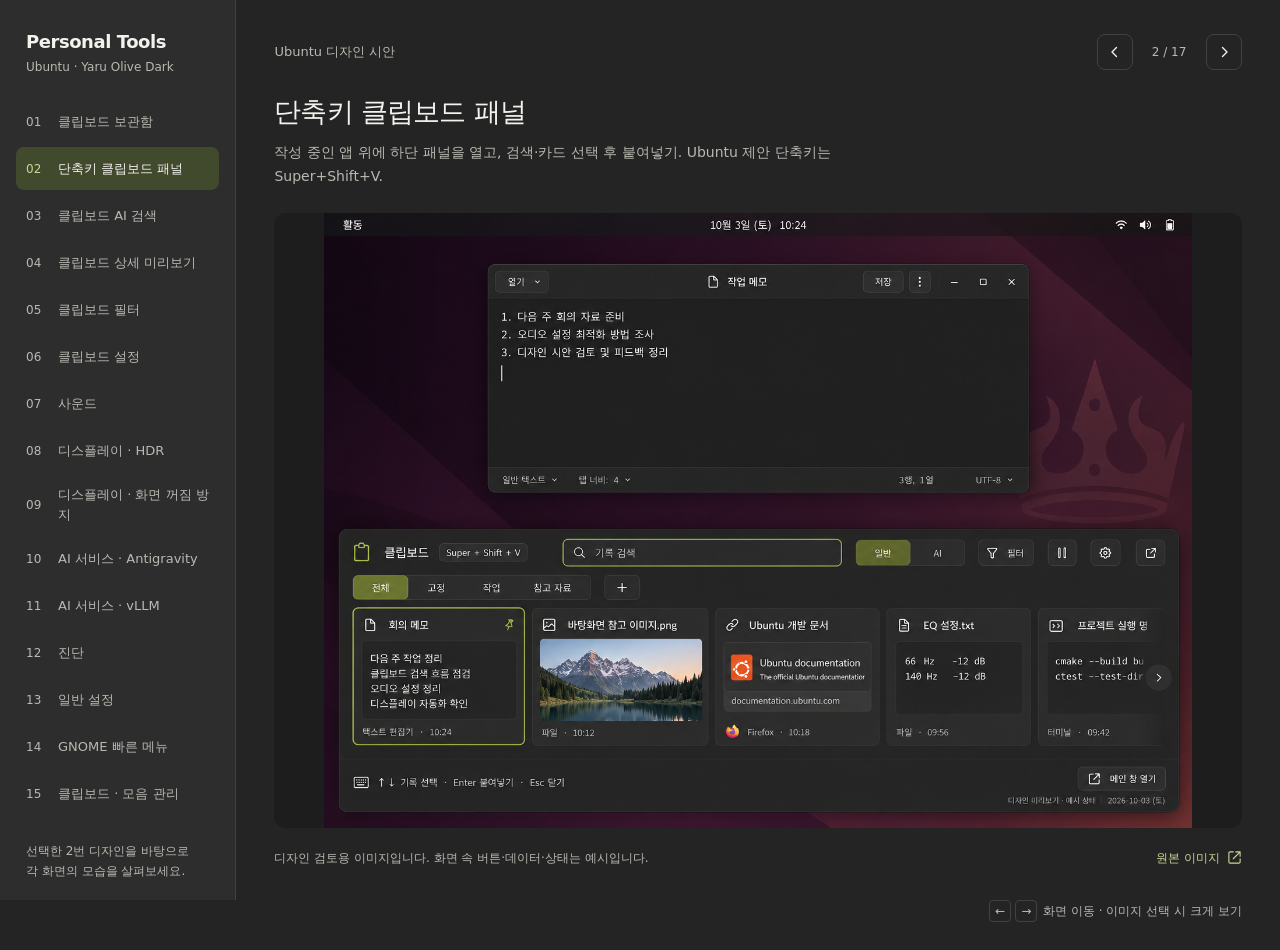
<file: docs/design/ubuntu-yaru-2026-10-03/index.html>
<!doctype html>
<html lang="ko">
<head>
  <meta charset="utf-8">
  <meta name="viewport" content="width=device-width, initial-scale=1">
  <meta name="color-scheme" content="dark">
  <meta name="theme-color" content="#242424">
  <title>Personal Tools · Ubuntu 디자인 시안</title>
  <style>
    :root {
      color-scheme: dark;
      --background: #242424;
      --surface: #2d2d2d;
      --raised: #373737;
      --line: #414141;
      --text: #f3f2ed;
      --muted: #b8b9b1;
      --accent: #859347;
      --accent-light: #c7d695;
      --accent-surface: #424a2d;
      --radius: 12px;
      font-family: "Ubuntu Sans", Ubuntu, system-ui, -apple-system, sans-serif;
      font-synthesis: none;
    }
    * { box-sizing: border-box; }
    html { scrollbar-color: #68695f var(--background); scrollbar-width: thin; }
    body { margin: 0; background: var(--background); color: var(--text); font-size: 15px; line-height: 1.5; }
    ::selection { background: var(--accent); color: #11150c; }
    button, a { -webkit-tap-highlight-color: transparent; }
    button { font: inherit; cursor: pointer; }
    button:disabled { opacity: .35; cursor: default; }
    button, a { touch-action: manipulation; }
    a { color: var(--accent-light); text-underline-offset: 4px; }
    :focus-visible { outline: 2px solid var(--accent-light); outline-offset: 4px; }
    svg { width: 18px; height: 18px; fill: none; stroke: currentColor; stroke-width: 1.8; stroke-linecap: round; stroke-linejoin: round; flex-shrink: 0; }
    .skip-link { position: fixed; top: -80px; left: 16px; z-index: 5; padding: 12px 16px; border-radius: 8px; background: var(--text); color: var(--background); }
    .skip-link:focus { top: 16px; }
    .layout { min-height: 100dvh; display: grid; grid-template-columns: 236px minmax(0, 1fr); }
    .sidebar { position: sticky; top: 0; height: 100dvh; padding: 28px 16px 18px; background: var(--surface); border-right: 1px solid var(--line); display: flex; flex-direction: column; min-width: 0; }
    .brand { padding: 0 10px 24px; }
    .brand strong { display: block; font-size: 18px; font-weight: 650; letter-spacing: -.025em; }
    .brand span { display: block; color: var(--muted); margin-top: 3px; font-size: 12px; }
    .screen-nav { flex: 1; min-height: 0; overflow-y: auto; padding: 4px; margin: -4px; }
    .screen-list { list-style: none; padding: 0; margin: 0; display: grid; gap: 4px; }
    .screen-link { display: grid; grid-template-columns: 23px minmax(0, 1fr); gap: 9px; align-items: center; min-height: 43px; padding: 9px 10px; border-radius: 8px; text-decoration: none; color: var(--muted); font-size: 13px; transition: background-color 120ms ease, color 120ms ease; }
    .screen-link:hover { background: var(--raised); color: var(--text); }
    .screen-link[aria-current="page"] { background: var(--accent-surface); color: var(--text); }
    .screen-number { font-size: 12px; color: var(--muted); font-variant-numeric: tabular-nums; }
    .screen-link[aria-current="page"] .screen-number { color: var(--accent-light); }
    .sidebar-note { color: var(--muted); font-size: 12px; line-height: 1.65; padding: 20px 10px 0; margin: 0; }
    main { min-width: 0; padding: 34px clamp(20px, 3vw, 48px) 28px; }
    .workspace { max-width: 1540px; margin: 0 auto; }
    .topline { display: flex; justify-content: space-between; align-items: center; gap: 20px; padding-bottom: 25px; }
    .collection-title { margin: 0; color: var(--muted); font-size: 13px; }
    .pager { display: flex; align-items: center; gap: 8px; flex-shrink: 0; }
    .position { min-width: 57px; text-align: center; color: var(--muted); font-size: 12px; font-variant-numeric: tabular-nums; }
    .icon-button { display: inline-flex; align-items: center; justify-content: center; width: 36px; height: 36px; border: 1px solid var(--line); border-radius: 8px; color: var(--text); background: transparent; }
    .icon-button:hover:not(:disabled) { background: var(--raised); }
    .intro { padding-bottom: 24px; min-height: 108px; }
    h1 { font-size: clamp(24px, 2.1vw, 34px); line-height: 1.3; letter-spacing: -.035em; font-weight: 600; margin: 0 0 10px; text-wrap: balance; }
    .description { margin: 0; color: var(--muted); font-size: 14px; line-height: 1.75; max-width: 75ch; word-break: keep-all; overflow-wrap: anywhere; }
    .image-area { margin: 0; }
    .image-button { position: relative; display: block; width: 100%; border: 0; padding: 0; background: #1d1d1d; border-radius: var(--radius); overflow: hidden; cursor: zoom-in; }
    .preview { display: block; width: 100%; height: calc(100dvh - 285px); min-height: 240px; object-fit: contain; }
    .zoom-hint { position: absolute; right: 14px; bottom: 14px; display: flex; gap: 6px; align-items: center; padding: 8px 10px; border-radius: 8px; background: #242424ec; color: var(--text); font-size: 12px; opacity: 0; transition: opacity 120ms ease; }
    .image-button:hover .zoom-hint, .image-button:focus-visible .zoom-hint { opacity: 1; }
    .image-meta { display: flex; justify-content: space-between; flex-wrap: wrap; gap: 10px 24px; align-items: center; padding-top: 15px; font-size: 12px; color: var(--muted); }
    .original-link { display: inline-flex; align-items: center; gap: 7px; text-decoration: none; padding: 6px 0; }
    .original-link:hover { text-decoration: underline; }
    .original-link svg { width: 15px; height: 15px; }
    .review-note { margin: 0; }
    .keyboard-note { margin: 27px 0 0; text-align: right; color: var(--muted); font-size: 12px; }
    kbd { font-family: inherit; display: inline-block; min-width: 20px; padding: 1px 5px; border: 1px solid var(--line); border-radius: 4px; margin: 0 2px; text-align: center; }
    .message { padding: 64px 24px; border: 1px solid var(--line); border-radius: var(--radius); color: var(--muted); text-align: center; }
    .message p { max-width: 46ch; margin: 0 auto 18px; word-break: keep-all; }
    .text-button { padding: 9px 16px; border: 1px solid var(--line); border-radius: 8px; background: var(--surface); color: var(--text); }
    .text-button:hover { background: var(--raised); }
    [hidden] { display: none !important; }
    dialog { width: calc(100vw - 40px); height: calc(100dvh - 40px); max-width: none; max-height: none; margin: auto; padding: 0; border: 1px solid var(--line); border-radius: var(--radius); background: #1d1d1d; color: var(--text); overflow: hidden; }
    dialog::backdrop { background: #101010e8; }
    .lightbox-toolbar { display: flex; align-items: center; justify-content: space-between; gap: 20px; min-height: 61px; padding: 12px 18px; border-bottom: 1px solid var(--line); background: var(--background); }
    .lightbox-title { margin: 0; font-size: 14px; font-weight: 500; }
    .lightbox-actions { display: flex; align-items: center; gap: 12px; flex-shrink: 0; }
    .lightbox-stage { height: calc(100% - 61px); overflow: auto; display: flex; align-items: flex-start; justify-content: flex-start; }
    .lightbox-image { width: 100%; height: 100%; display: block; object-fit: contain; cursor: zoom-in; }
    .lightbox-stage.actual-size .lightbox-image { width: auto; height: auto; max-width: none; max-height: none; margin: auto; cursor: zoom-out; }
    .sr-only { position: absolute; width: 1px; height: 1px; padding: 0; margin: -1px; overflow: hidden; clip: rect(0,0,0,0); white-space: nowrap; border: 0; }
    @media (min-width: 1800px) { main { padding-top: 44px; } .intro { padding-bottom: 32px; } }
    @media (max-width: 950px) {
      .layout { grid-template-columns: 202px minmax(0,1fr); }
      .sidebar { padding-left: 10px; padding-right: 10px; }
      main { padding: 25px 22px; }
      .screen-link { font-size: 12px; gap: 5px; }
      .preview { min-height: 160px; }
    }
    @media (max-width: 680px) {
      .layout { display: block; }
      .sidebar { height: auto; position: static; padding: 20px 16px 12px; border-right: 0; border-bottom: 1px solid var(--line); }
      .brand { padding: 0 4px 18px; display: flex; align-items: baseline; justify-content: space-between; gap: 12px; }
      .brand strong { font-size: 17px; }
      .brand span { font-size: 12px; }
      .screen-nav { overflow: auto; padding: 4px; }
      .screen-list { display: flex; gap: 5px; width: max-content; }
      .screen-link { display: flex; gap: 7px; padding: 9px 11px; min-height: 42px; white-space: nowrap; }
      .sidebar-note { display: none; }
      main { padding: 22px 16px 30px; }
      .topline { padding-bottom: 20px; }
      .collection-title { font-size: 12px; }
      .intro { min-height: 0; padding-bottom: 22px; }
      .description { font-size: 13px; }
      .preview { height: auto; min-height: 0; }
      .image-meta { align-items: flex-start; flex-direction: column; gap: 6px; }
      .review-note { order: 2; font-size: 12px; }
      .keyboard-note { display: none; }
      .zoom-hint { opacity: 1; right: 8px; bottom: 8px; padding: 6px; }
      .zoom-hint span { display: none; }
      dialog { width: calc(100vw - 16px); height: calc(100dvh - 16px); }
      .lightbox-toolbar { padding: 12px; gap: 12px; }
      .lightbox-title { font-size: 12px; }
      .lightbox-actions { gap: 8px; }
      .lightbox-actions .text-button { font-size: 12px; padding: 8px 10px; }
    }
    @media (prefers-reduced-motion: reduce) { * { transition: none !important; scroll-behavior: auto !important; } }
  </style>
</head>
<body>
  <a class="skip-link" href="#main-content">시안으로 바로 이동</a>
  <div class="layout">
    <aside class="sidebar" aria-label="시안 목차">
      <div class="brand"><strong>Personal Tools</strong><span>Ubuntu · Yaru Olive Dark</span></div>
      <nav class="screen-nav" aria-label="전체 화면"><ol class="screen-list" id="screen-list"></ol></nav>
      <p class="sidebar-note">선택한 2번 디자인을 바탕으로<br>각 화면의 모습을 살펴보세요.</p>
    </aside>
    <main id="main-content" tabindex="-1">
      <div class="workspace">
        <div class="topline">
          <p class="collection-title">Ubuntu 디자인 시안</p>
          <div class="pager" aria-label="시안 탐색">
            <button class="icon-button" id="previous" type="button" aria-label="이전 시안" title="이전 시안 (왼쪽 화살표)" disabled><svg aria-hidden="true" viewBox="0 0 24 24"><path d="m14 6-6 6 6 6"/></svg></button>
            <span class="position" id="position">— / —</span>
            <button class="icon-button" id="next" type="button" aria-label="다음 시안" title="다음 시안 (오른쪽 화살표)" disabled><svg aria-hidden="true" viewBox="0 0 24 24"><path d="m10 6 6 6-6 6"/></svg></button>
          </div>
        </div>
        <header class="intro"><h1 id="screen-title">화면을 불러오는 중</h1><p class="description" id="description">클립보드부터 설정까지, 같은 디자인으로 이어지는 화면들입니다.</p></header>
        <div class="message" id="message" role="status"><p id="message-text">디자인 시안을 준비하고 있습니다.</p><button class="text-button" id="retry" type="button" hidden>다시 불러오기</button></div>
        <figure class="image-area" id="image-area" hidden>
          <button class="image-button" id="open-image" type="button" aria-label="현재 시안 크게 보기">
            <span id="preview-slot"></span>
            <span class="zoom-hint"><svg aria-hidden="true" viewBox="0 0 24 24"><path d="M8 3H3v5m13-5h5v5M3 16v5h5m13-5v5h-5"/></svg><span>크게 보기</span></span>
          </button>
          <figcaption class="image-meta">
            <p class="review-note">디자인 검토용 이미지입니다. 화면 속 버튼·데이터·상태는 예시입니다.</p>
            <a class="original-link" id="original" href="#" target="_blank" rel="noopener">원본 이미지 <svg aria-hidden="true" viewBox="0 0 24 24"><path d="M14 3h7v7m0-7L10 14M10 3H5a2 2 0 0 0-2 2v14a2 2 0 0 0 2 2h14a2 2 0 0 0 2-2v-5"/></svg><span class="sr-only">새 탭에서 열기</span></a>
          </figcaption>
        </figure>
        <p class="keyboard-note"><kbd>←</kbd><kbd>→</kbd> 화면 이동 · 이미지 선택 시 크게 보기</p>
      </div>
    </main>
  </div>
  <p class="sr-only" id="announcement" aria-live="polite"></p>
  <dialog id="lightbox" aria-labelledby="lightbox-title">
    <div class="lightbox-toolbar">
      <h2 class="lightbox-title" id="lightbox-title">시안 크게 보기</h2>
      <div class="lightbox-actions"><button class="text-button" id="zoom-toggle" type="button" aria-pressed="false">원본 크기</button><button class="icon-button" id="close-lightbox" type="button" aria-label="크게 보기 닫기" title="닫기 (Esc)"><svg aria-hidden="true" viewBox="0 0 24 24"><path d="m6 6 12 12M6 18 18 6"/></svg></button></div>
    </div>
    <div class="lightbox-stage" id="lightbox-stage"></div>
  </dialog>
  <script id="embedded-manifest" type="application/json">
[
  {
    "id": "01-library",
    "title": "클립보드 보관함",
    "file": "images/01-library.png",
    "description": "선택한 2번 시안. 카드 그리드, 검색, 모음, 필터와 선택 항목 작업."
  },
  {
    "id": "02-shortcut",
    "title": "단축키 클립보드 패널",
    "file": "images/02-shortcut.png",
    "description": "작성 중인 앱 위에 하단 패널을 열고, 검색·카드 선택 후 붙여넣기. Ubuntu 제안 단축키는 Super+Shift+V."
  },
  {
    "id": "03-ai-search",
    "title": "클립보드 AI 검색",
    "file": "images/03-ai-search.png",
    "description": "선택한 모음 범위에서 자연어로 검색하고, 요약과 관련 기록을 함께 확인하는 패널 상태."
  },
  {
    "id": "04-detail",
    "title": "클립보드 상세 미리보기",
    "file": "images/04-detail.png",
    "description": "이미지 확대, 파일 정보, 모음 지정, 고정, 복사·붙여넣기. 이미지 태깅은 구현 예정 기능의 예시."
  },
  {
    "id": "05-filter",
    "title": "클립보드 필터",
    "file": "images/05-filter.png",
    "description": "복사한 앱·콘텐츠 종류·날짜를 조합하는 필터 팝오버. 모음과 함께 사용할 수 있는 상태."
  },
  {
    "id": "06-clipboard-settings",
    "title": "클립보드 설정",
    "file": "images/06-clipboard-settings.png",
    "description": "기록, 단축키, 제외 앱, 저장 공간, 선택적 AI 검색·태깅을 관리하는 환경설정."
  },
  {
    "id": "07-sound",
    "title": "사운드",
    "file": "images/07-sound.png",
    "description": "출력 장치와 좌우 REW EQ, 마이크 입력, NPU 에코 제거와 음소거를 관리합니다. 표시된 연결·지연 값은 예시입니다."
  },
  {
    "id": "08-hdr",
    "title": "디스플레이 · HDR",
    "file": "images/08-hdr.png",
    "description": "모니터별 HDR과 프로그램 실행에 따른 자동 전환. 기기 이름은 확인한 환경을 반영했으며 켜짐·꺼짐은 시안용 상태입니다."
  },
  {
    "id": "09-power",
    "title": "디스플레이 · 화면 꺼짐 방지",
    "file": "images/09-power.png",
    "description": "화면을 켜 두는 앱과 이유를 확인하는 조회 화면. GNOME 화면 꺼짐 요청과 logind 시스템 절전 요청을 구분합니다."
  },
  {
    "id": "10-antigravity",
    "title": "AI 서비스 · Antigravity",
    "file": "images/10-antigravity.png",
    "description": "CLI 로그인과 모델 선택, 로컬 API 주소·키, 연결 테스트를 한 화면에서 확인합니다. 실행 상태와 응답은 예시입니다."
  },
  {
    "id": "11-vllm",
    "title": "AI 서비스 · vLLM",
    "file": "images/11-vllm.png",
    "description": "로컬 모델의 시작 단계, 실행 설정과 API 주소를 확인합니다. 모델·로딩 진행률은 제안 구성을 사용한 디자인 예시입니다."
  },
  {
    "id": "12-diagnostics",
    "title": "진단",
    "file": "images/12-diagnostics.png",
    "description": "서비스·GNOME 확장·오디오·AI 상태와 최근 이벤트를 확인하고 진단을 내보내는 화면. 모든 상태와 로그는 시안용 예시입니다."
  },
  {
    "id": "13-settings",
    "title": "일반 설정",
    "file": "images/13-settings.png",
    "description": "시스템 테마, 자동 시작, 창 닫기 동작, GNOME 연동과 단축키를 관리합니다. Super+Shift+V와 Super+Alt+M은 Ubuntu용 제안입니다."
  },
  {
    "id": "14-quick-menu",
    "title": "GNOME 빠른 메뉴",
    "file": "images/14-quick-menu.png",
    "description": "상단 패널에서 클립보드, 마이크, EQ·에코 제거, HDR과 vLLM을 빠르게 제어하는 GNOME 확장 시안입니다."
  },
  {
    "id": "15-collections",
    "title": "클립보드 · 모음 관리",
    "file": "images/15-collections.png",
    "description": "모음 생성·이름 변경·삭제를 위한 대화상자. 모음 삭제와 기록 삭제를 구분해 안내합니다."
  },
  {
    "id": "16-empty",
    "title": "클립보드 · 첫 실행",
    "file": "images/16-empty.png",
    "description": "아직 기록이 없을 때 보여 주는 첫 화면. 기록이 쌓이는 방식과 빠른 열기 단축키를 간결하게 안내합니다."
  },
  {
    "id": "17-ai-error",
    "title": "클립보드 · AI 연결 오류",
    "file": "images/17-ai-error.png",
    "description": "입력한 검색어를 유지한 채 다시 시도하거나 일반 검색으로 전환하는 오류 상태. 연결 설정으로 이동하는 경로도 제공합니다."
  }
]
  </script>
  <script>
    (() => {
      'use strict';
      const element = id => document.getElementById(id);
      const list = element('screen-list');
      const preview = document.createElement('img');
      preview.className = 'preview';
      preview.decoding = 'async';
      const expandedImage = document.createElement('img');
      expandedImage.className = 'lightbox-image';
      const dialog = element('lightbox');
      const stage = element('lightbox-stage');
      let screens = [];
      let activeIndex = -1;

      function setMessage(text, canRetry = false) {
        element('message-text').textContent = text;
        element('message').hidden = false;
        element('retry').hidden = !canRetry;
        element('image-area').hidden = true;
      }

      function setZoom(actual) {
        stage.classList.toggle('actual-size', actual);
        element('zoom-toggle').setAttribute('aria-pressed', String(actual));
        element('zoom-toggle').textContent = actual ? '화면에 맞추기' : '원본 크기';
      }

      function showScreen(index, updateHash = true) {
        if (index < 0 || index >= screens.length) return;
        activeIndex = index;
        const screen = screens[index];
        const label = `${index + 1} / ${screens.length}`;
        element('screen-title').textContent = screen.title;
        element('description').textContent = screen.description;
        element('position').textContent = label;
        element('previous').disabled = index === 0;
        element('next').disabled = index === screens.length - 1;
        element('original').href = screen.url;
        element('open-image').setAttribute('aria-label', `${screen.title} 시안 크게 보기`);
        preview.alt = `${screen.title} — Ubuntu Yaru 디자인 시안`;
        element('image-area').hidden = false;
        element('message').hidden = true;
        preview.src = screen.url;
        element('preview-slot').replaceChildren(preview);
        document.title = `${screen.title} · Personal Tools 디자인 시안`;
        for (const link of list.querySelectorAll('a')) {
          if (link.dataset.id === screen.id) link.setAttribute('aria-current', 'page');
          else link.removeAttribute('aria-current');
        }
        const currentLink = list.querySelector('[aria-current="page"]');
        currentLink?.scrollIntoView({block: 'nearest', inline: 'nearest', behavior: 'instant'});
        if (updateHash) history.replaceState(null, '', `#${encodeURIComponent(screen.id)}`);
        element('announcement').textContent = `${label}. ${screen.title}`;
        if (dialog.open) {
          element('lightbox-title').textContent = screen.title;
          expandedImage.src = screen.url;
          expandedImage.alt = preview.alt;
          setZoom(false);
        }
        for (const adjacent of [screens[index - 1], screens[index + 1]]) {
          if (adjacent) { const image = new Image(); image.src = adjacent.url; }
        }
      }

      function indexFromHash() {
        try { return screens.findIndex(screen => screen.id === decodeURIComponent(location.hash.slice(1))); }
        catch { return -1; }
      }

      async function loadManifest() {
        setMessage('디자인 시안을 불러오고 있습니다.');
        try {
          let manifest;
          if (location.protocol === 'file:') {
            manifest = JSON.parse(element('embedded-manifest').textContent);
          } else {
            const response = await fetch('manifest.json', {cache: 'no-store'});
            if (!response.ok) throw new Error('manifest unavailable');
            manifest = await response.json();
          }
          if (!Array.isArray(manifest) || !manifest.length) throw new Error('manifest empty');
          const ids = new Set();
          screens = manifest.map(item => {
            if (!item || typeof item.id !== 'string' || !item.id || ids.has(item.id) || typeof item.title !== 'string' || typeof item.file !== 'string') throw new Error('invalid screen');
            const url = new URL(item.file, location.href);
            if (url.origin !== location.origin || !item.file.startsWith('images/') || /(^|\/)\.\.(\/|$)/.test(item.file)) throw new Error('invalid image');
            ids.add(item.id);
            return {...item, description: typeof item.description === 'string' ? item.description : '', url: url.href};
          });
          list.replaceChildren();
          screens.forEach((screen, index) => {
            const item = document.createElement('li');
            const link = document.createElement('a');
            const number = document.createElement('span');
            const title = document.createElement('span');
            link.className = 'screen-link';
            link.href = `#${encodeURIComponent(screen.id)}`;
            link.dataset.id = screen.id;
            number.className = 'screen-number';
            number.textContent = String(index + 1).padStart(2, '0');
            number.setAttribute('aria-hidden', 'true');
            title.textContent = screen.title;
            link.append(number, title);
            link.addEventListener('click', event => { event.preventDefault(); showScreen(index); });
            item.append(link);
            list.append(item);
          });
          const requested = indexFromHash();
          const shortcut = screens.findIndex(screen => screen.id.includes('shortcut'));
          showScreen(requested >= 0 ? requested : shortcut >= 0 ? shortcut : 0);
        } catch {
          element('screen-title').textContent = '시안을 불러오지 못했어요';
          element('description').textContent = '잠시 후 다시 불러오거나, 공유받은 갤러리 주소로 열어 주세요.';
          element('previous').disabled = true;
          element('next').disabled = true;
          setMessage('화면 목록을 확인할 수 없습니다. 로컬 파일로 열었다면 웹 미리보기 주소를 사용해 주세요.', true);
        }
      }

      preview.addEventListener('error', () => {
        if (activeIndex >= 0) setMessage('이 시안의 이미지를 불러오지 못했어요. 다시 불러오거나 다른 화면을 선택해 주세요.', true);
      });
      element('previous').addEventListener('click', () => showScreen(activeIndex - 1));
      element('next').addEventListener('click', () => showScreen(activeIndex + 1));
      element('retry').addEventListener('click', loadManifest);
      element('open-image').addEventListener('click', () => {
        if (activeIndex < 0) return;
        const screen = screens[activeIndex];
        element('lightbox-title').textContent = screen.title;
        expandedImage.src = screen.url;
        expandedImage.alt = preview.alt;
        stage.replaceChildren(expandedImage);
        setZoom(false);
        dialog.showModal();
        element('close-lightbox').focus();
      });
      element('close-lightbox').addEventListener('click', () => dialog.close());
      element('zoom-toggle').addEventListener('click', () => setZoom(!stage.classList.contains('actual-size')));
      expandedImage.addEventListener('click', () => setZoom(!stage.classList.contains('actual-size')));
      dialog.addEventListener('click', event => { if (event.target === dialog) dialog.close(); });
      window.addEventListener('hashchange', () => { const index = indexFromHash(); if (index >= 0) showScreen(index, false); });
      window.addEventListener('keydown', event => {
        if (event.altKey || event.ctrlKey || event.metaKey || event.shiftKey || event.target.matches('input, textarea, select, [contenteditable="true"]')) return;
        if (dialog.open && stage.classList.contains('actual-size')) return;
        if (event.key === 'ArrowLeft') { event.preventDefault(); showScreen(activeIndex - 1); }
        if (event.key === 'ArrowRight') { event.preventDefault(); showScreen(activeIndex + 1); }
      });
      loadManifest();
    })();
  </script>
</body>
</html>
</file>
